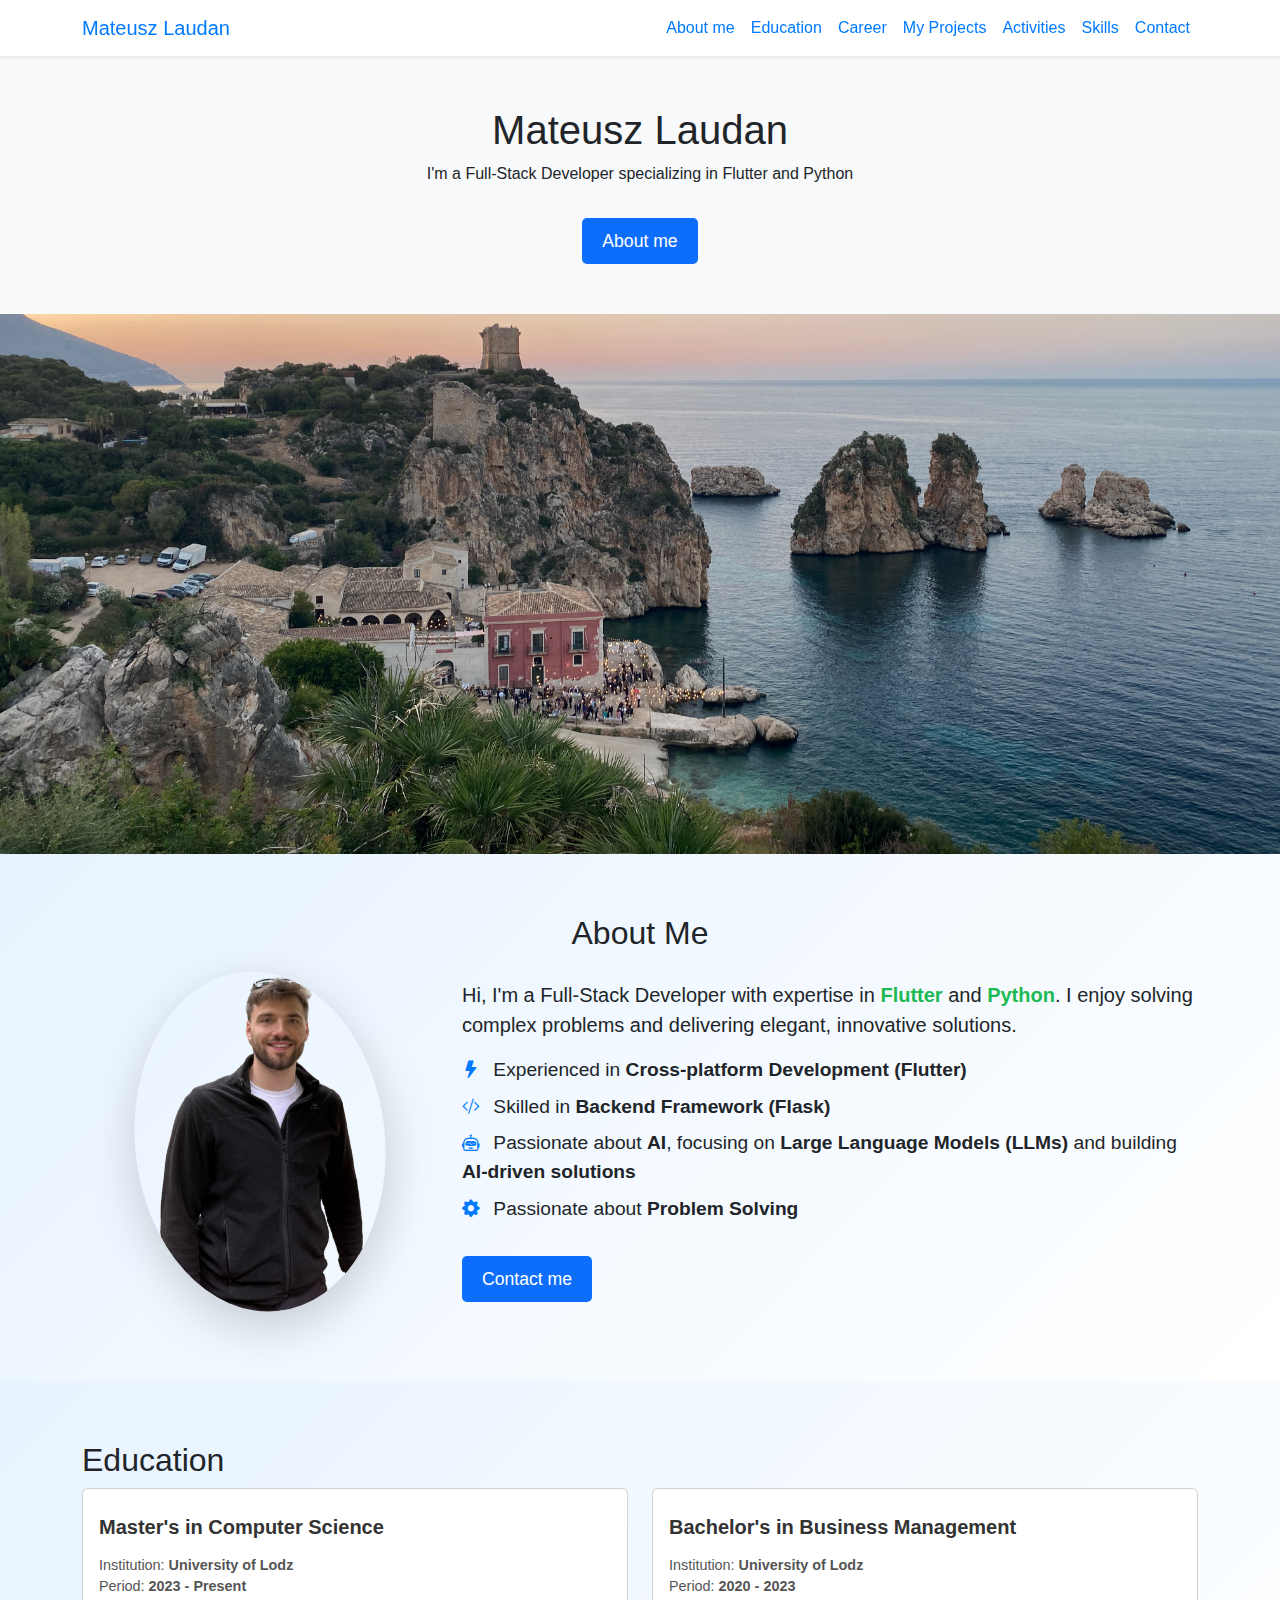
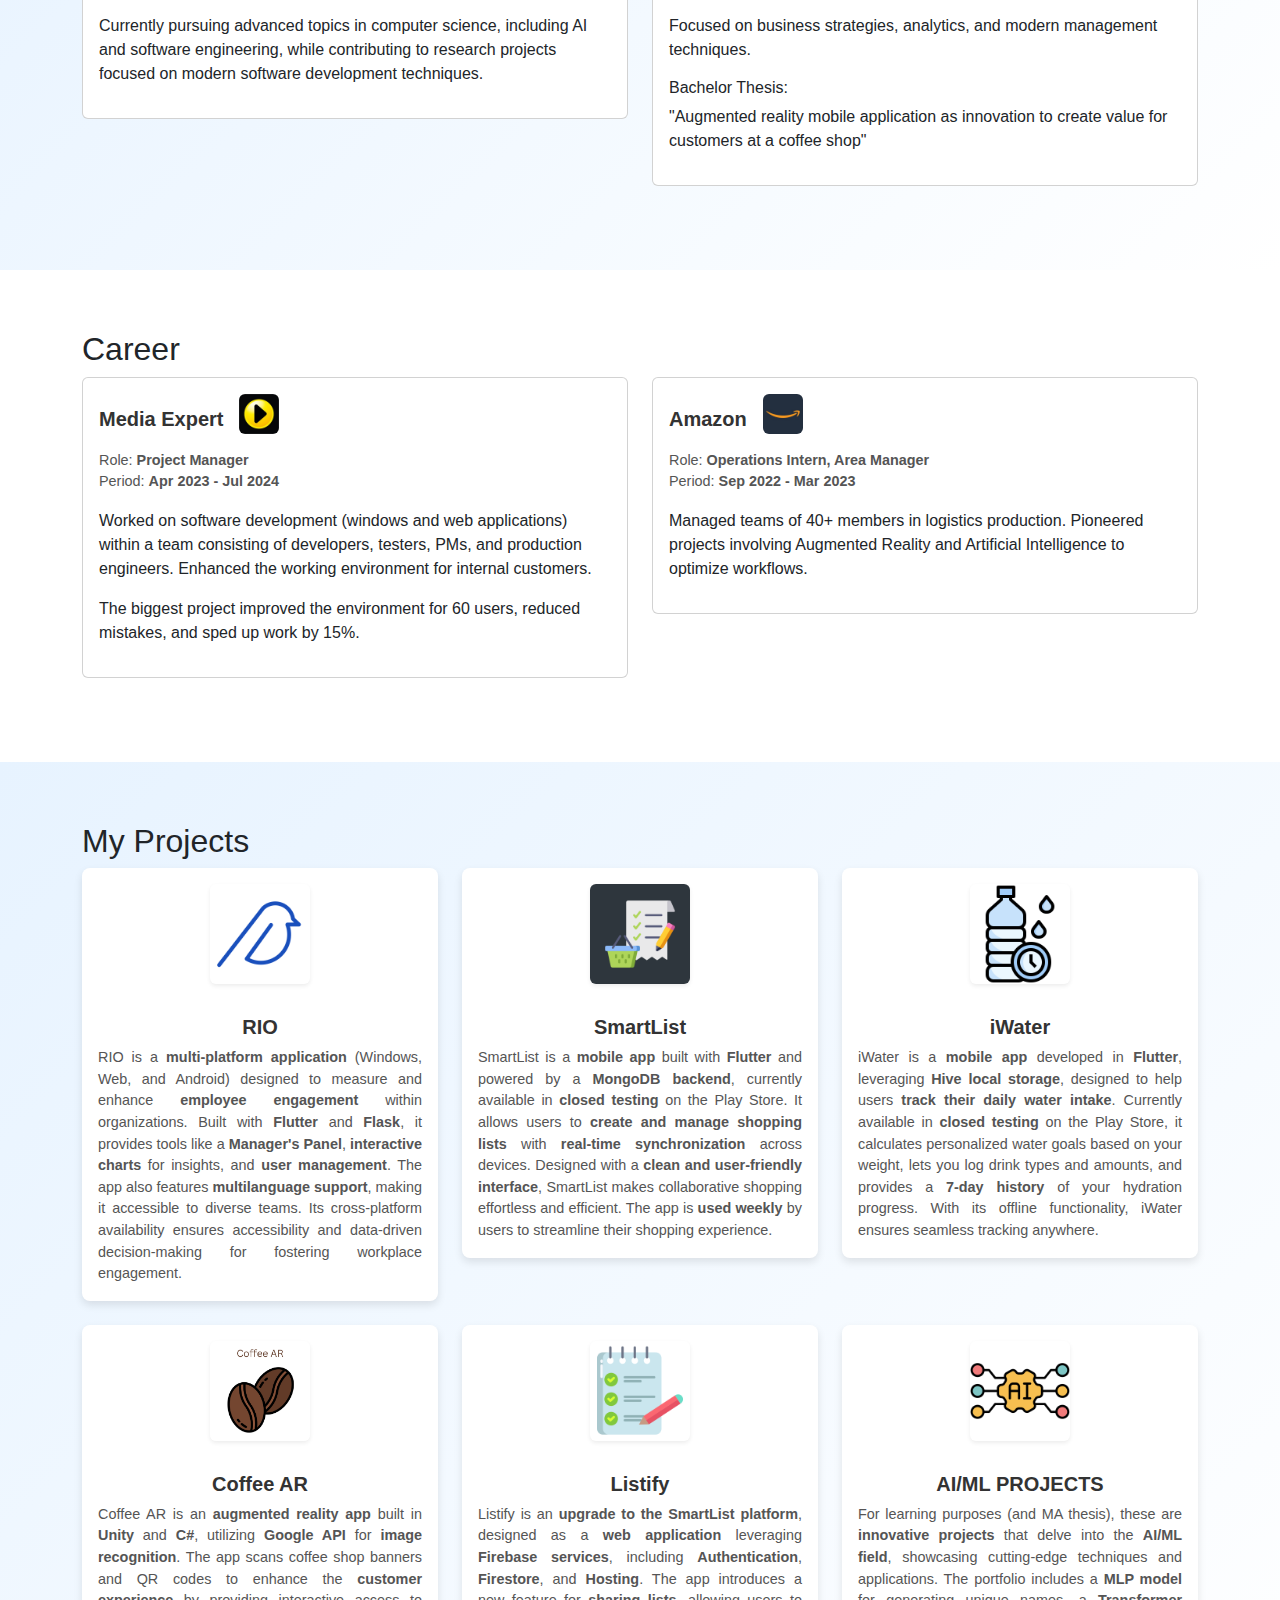
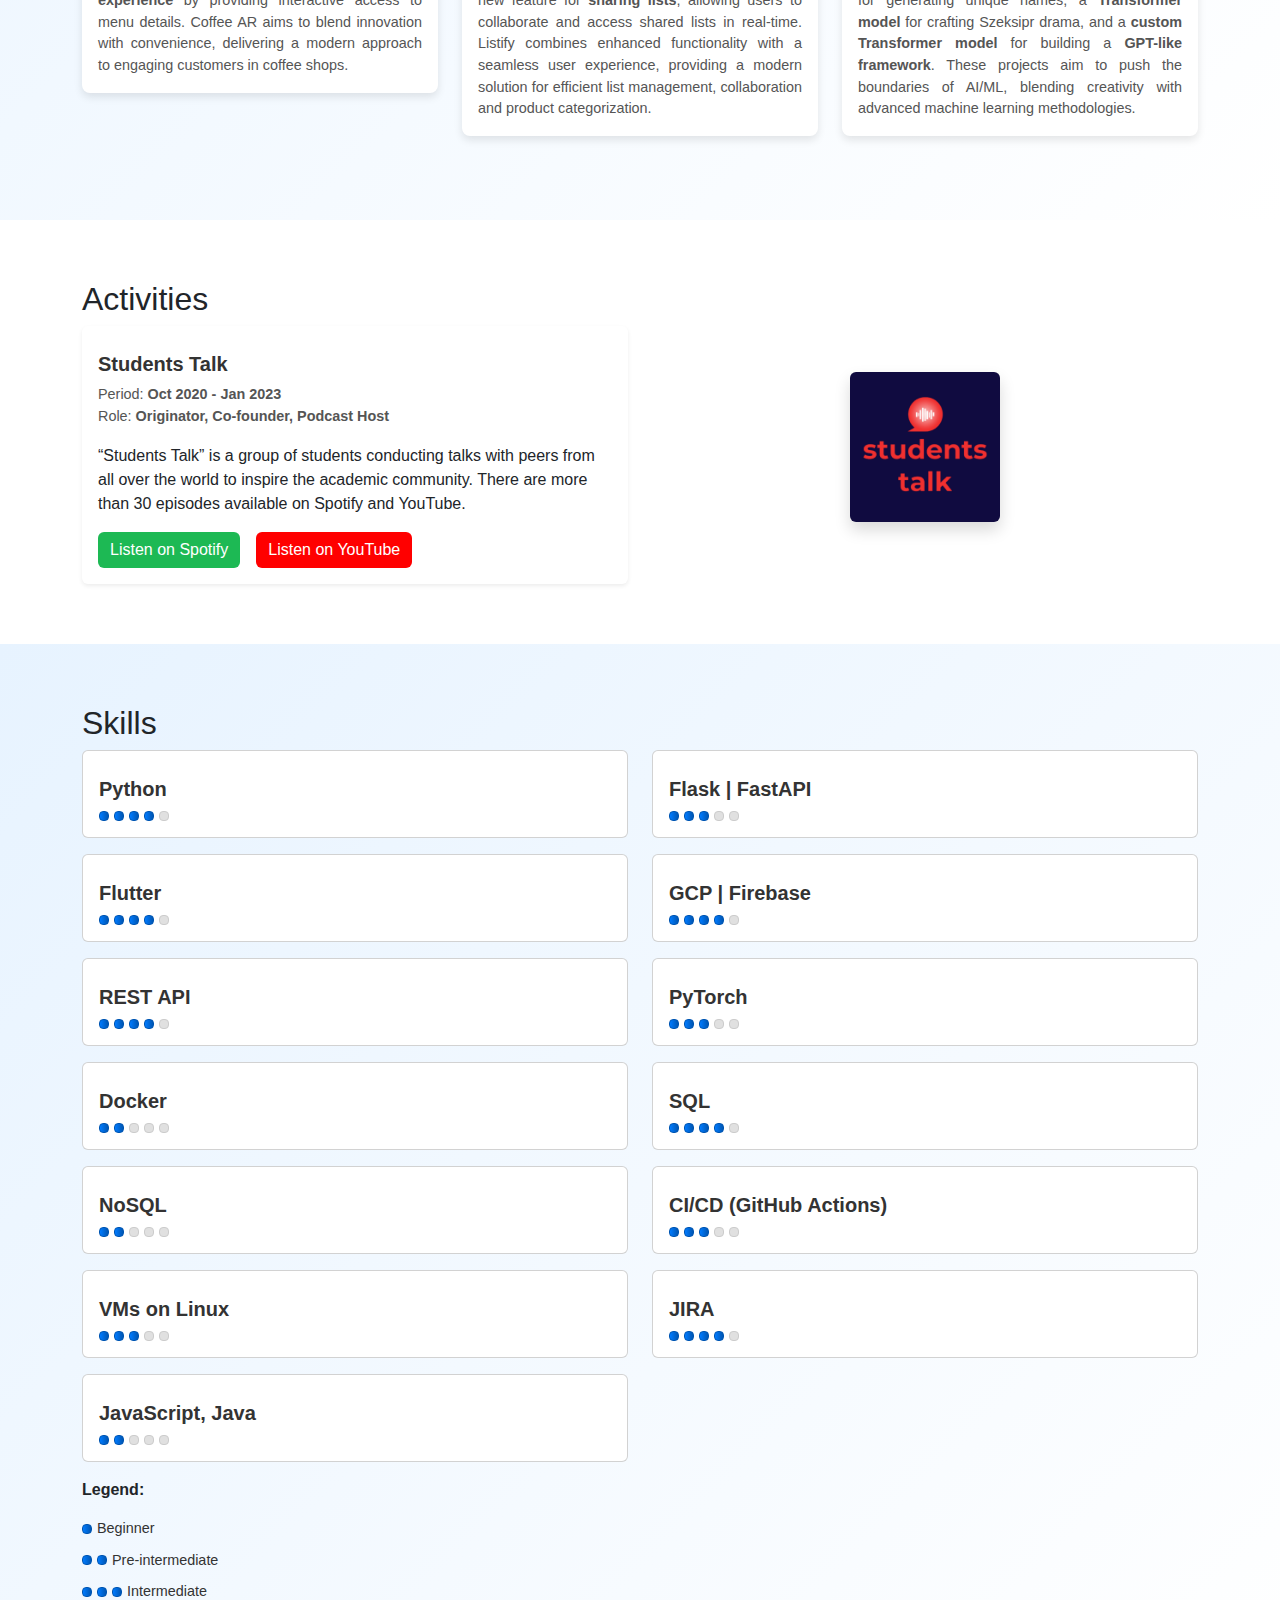
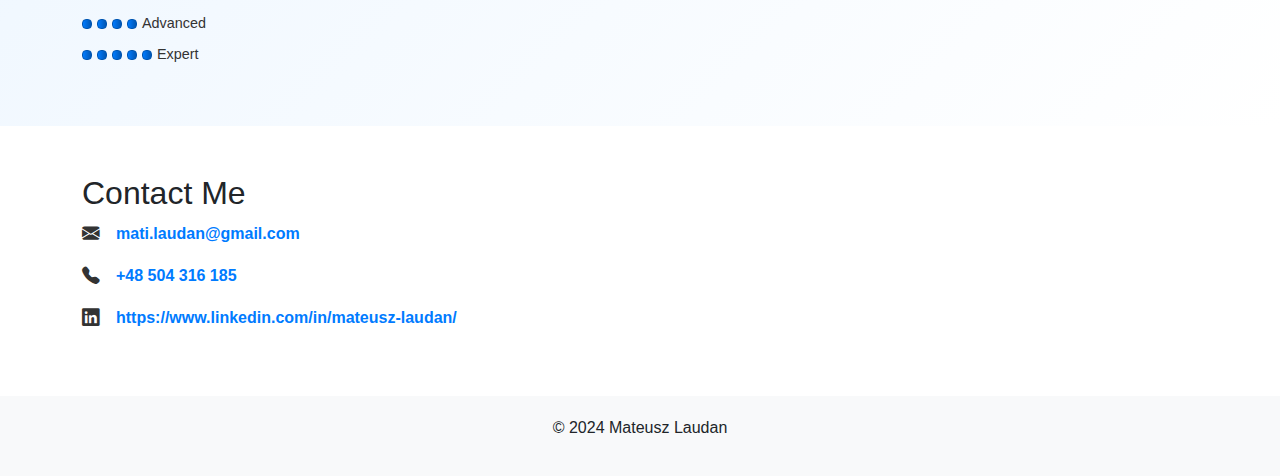
<file: index.html>
<!DOCTYPE html>
<html lang="en">

<head>
    <meta charset="UTF-8">
    <meta name="viewport" content="width=device-width, initial-scale=1.0">
    <title>Mateusz Laudan</title>
    <!-- Bootstrap CSS -->
    <link href="https://cdn.jsdelivr.net/npm/bootstrap@5.3.0/dist/css/bootstrap.min.css" rel="stylesheet">
    <link href="https://cdn.jsdelivr.net/npm/bootstrap-icons/font/bootstrap-icons.css" rel="stylesheet">

    <!-- Custom CSS -->
    <link rel="stylesheet" href="css/styles.css">
</head>

<body>
    <!-- Navigation Bar -->
    <nav class="navbar navbar-expand-lg navbar-light bg-white shadow-sm">
        <div class="container">
            <a class="navbar-brand" href="#">Mateusz Laudan</a>
            <button class="navbar-toggler" type="button" data-bs-toggle="collapse" data-bs-target="#navbarNav">
                <span class="navbar-toggler-icon"></span>
            </button>
            <div class="collapse navbar-collapse" id="navbarNav">
                <ul class="navbar-nav ms-auto">
                    <li class="nav-item">
                        <a class="nav-link" href="#about">About me</a>
                    </li>
                    <li class="nav-item">
                        <a class="nav-link" href="#education">Education</a>
                    </li>
                    <li class="nav-item">
                        <a class="nav-link" href="#career">Career</a>
                    </li>
                    <li class="nav-item">
                        <a class="nav-link" href="#projects">My Projects</a>
                    </li>
                    <li class="nav-item">
                        <a class="nav-link" href="#activities">Activities</a>
                    </li>
                    <li class="nav-item">
                        <a class="nav-link" href="#skills">Skills</a>
                    </li>
                    <li class="nav-item">
                        <a class="nav-link" href="#contact">Contact</a>
                    </li>
                </ul>
            </div>
        </div>
    </nav>


    <!-- Header Section -->
    <header class="text-center">
        <div class="container">
            <h1>Mateusz Laudan</h1>
            <p>I'm a Full-Stack Developer specializing in Flutter and Python</p>
            <a href="#about" class="btn btn-primary mt-3">About me</a>
        </div>
    </header>
    <!-- Parallax Background -->
    <div id="parallax" class="parallax" style="background-image: url('assets/backg_2.jpg');"></div>


    <!-- Section Containers  -->
    <div id="about-section"></div>
    <div id="education-section"></div>
    <div id="career-section"></div>
    <div id="projects-section"></div>
    <div id="activities-section"></div>
    <div id="skills-section"></div>
    <div id="contact-section"></div>

    <!-- Footer -->
    <footer>
        <p>&copy; 2024 Mateusz Laudan</p>
    </footer>

    <!-- Bootstrap JS CDN -->
    <script src="https://cdn.jsdelivr.net/npm/bootstrap@5.3.0/dist/js/bootstrap.bundle.min.js"></script>

    <script src="js/load-sections.js"></script>
    <script src="js/projects.js"></script>
    <script src="js/navigation.js"></script>



    <!-- JavaScript for Skills Section -->

</body>

</html>
</file>
<file: css/styles.css>
/* =========================== */
/* General Styles */
/* =========================== */
body {
    font-family: Arial, sans-serif;
}

header {
    background: #f8f9fa;
    padding: 50px 0;
}

.section {
    padding: 60px 20px;
}

.bg-light-blue {
    background: linear-gradient(135deg, #e7f3ff, #ffffff);
}

/* =========================== */
/* Navbar Styles */
/* =========================== */
.navbar {
    position: sticky;
    top: 0;
    z-index: 1000;
}

.navbar a {
    text-decoration: none;
    color: #007bff;
}

.navbar a:hover {
    color: #0056b3;
}

.navbar .nav-link.active {
    background-color: var(--bs-primary);
    color: #fff;
    border-radius: 5px;
    padding: 10px 15px;
    font-weight: bold;
}

/* =========================== */
/* Footer Styles */
/* =========================== */
footer {
    background: #f8f9fa;
    padding: 20px 0;
    text-align: center;
}

/* =========================== */
/* Cards & Images */
/* =========================== */
.card:hover {
    box-shadow: 0 4px 8px rgba(0, 0, 0, 0.1);
}

.project-image,
#activities img {
    max-width: 100%;
    height: 100px;
    border-radius: 8px;
    margin-bottom: 15px;
    box-shadow: 0 4px 8px rgba(0, 0, 0, 0.1);
}

/* Card Titles & Text */
.card-title {
    margin-top: 10px;
    font-size: 1.25rem;
    font-weight: bold;
}

.card-text {
    font-size: 1rem;
    color: #555;
}

/* =========================== */
/* Buttons */
/* =========================== */
.btn-primary {
    border: none;
    font-size: 1.1rem;
    padding: 10px 20px;
    border-radius: 5px;
}

.btn-primary:hover {
    background-color: #17a94a;
}

.spotify-btn {
    background-color: #1DB954;
    color: #FFFFFF;
    border: none;
}

.spotify-btn:hover {
    background-color: #1AA34A;
}

.youtube-btn {
    background-color: #FF0000;
    color: #FFFFFF;
    border: none;
}

.youtube-btn:hover {
    background-color: #CC0000;
}

/* =========================== */
/* Parallax Styles */
/* =========================== */
#parallax {
    height: 60vh;
    background-attachment: fixed;
    background-size: cover;
    background-position: center;
    background-repeat: no-repeat;
}

/* =========================== */
/* Skill Section */
/* =========================== */
.skill-level {
    display: flex;
    gap: 5px;
    margin-top: 10px;
}

.skill-square {
    width: 10px;
    height: 10px;
    border-radius: 4px;
    background-color: #e0e0e0;
    border: 1px solid #ccc;
}

.skill-square.filled {
    background: linear-gradient(90deg, #007bff, #0056b3);
    border: 1px solid #0056b3;
}

/* Legend */
.legend-container {
    display: flex;
    flex-direction: column;
    gap: 10px;
    margin-top: 10px;
}

.legend-item {
    display: flex;
    align-items: center;
    gap: 5px;
}

.legend-text {
    font-size: 0.9rem;
    color: #333;
}

/* =========================== */
/* Carousel Styles */
/* =========================== */
#modal-images img,
.carousel-item img {
    max-height: 500px;
    object-fit: contain;
    margin: 0 auto;
}

.always-visible {
    opacity: 1 !important;
    visibility: visible !important;
}

.carousel-control-prev,
.carousel-control-next {
    width: 5%;
}

.carousel-control-prev-icon,
.carousel-control-next-icon {
    background-color: rgba(0, 0, 0, 0.5);
    border-radius: 50%;
    padding: 10px;
    transition: background-color 0.2s ease-in-out;
}

.carousel-control-prev-icon:hover,
.carousel-control-next-icon:hover {
    background-color: rgba(0, 0, 0, 0.8);
}

/* =========================== */
/* About Me Section */
/* =========================== */
.profile-image-wrapper {
    position: relative;
    display: inline-block;
    padding: 10px;
    transform: rotate(-6deg);
    border-radius: 50%;
}

.profile-image-wrapper img {
    border-radius: 50%;
    width: 100%;
    max-width: 250px;
}

.highlight {
    color: #1db954;
    font-weight: bold;
}

.list-unstyled li {
    font-size: 1.2rem;
    margin-bottom: 0.5rem;
}

.list-unstyled i {
    color: #007bff;
    margin-right: 0.5rem;
}

/* =========================== */
/* Contact Section */
/* =========================== */
.contact-link {
    font-size: 1rem;
    color: #007bff;
    text-decoration: none;
    font-weight: bold;
}

.contact-link:hover {
    text-decoration: underline;
}

.bi {
    font-size: 1.1rem;
    color: #333;
}

.project-card {
    border: none;
    border-radius: 8px;
    box-shadow: 0 4px 8px rgba(0, 0, 0, 0.1);
    transition: transform 0.3s ease, box-shadow 0.3s ease;
    background-color: #ffffff;
}

.project-card:hover {
    transform: translateY(-5px);
    box-shadow: 0 10px 20px rgba(0, 0, 0, 0.15);
}

.project-image {
    max-height: 150px;
    object-fit: contain;
    margin-bottom: 15px;
}

.card-title {
    font-size: 1.25rem;
    color: #333;
}

.card-text {
    font-size: 0.9rem;
    /* Smaller font size */
    color: #555;
    line-height: 1.5;
    /* Improve readability */
    text-align: justify;
    /* Optional: Align text for a clean look */
    margin-bottom: 1rem;
    /* Add spacing below */
}







/* =========================== */
/* Responsive Design */
/* =========================== */
@media (max-width: 768px) {
    .projects-grid {
        display: block;
    }
}
</file>
